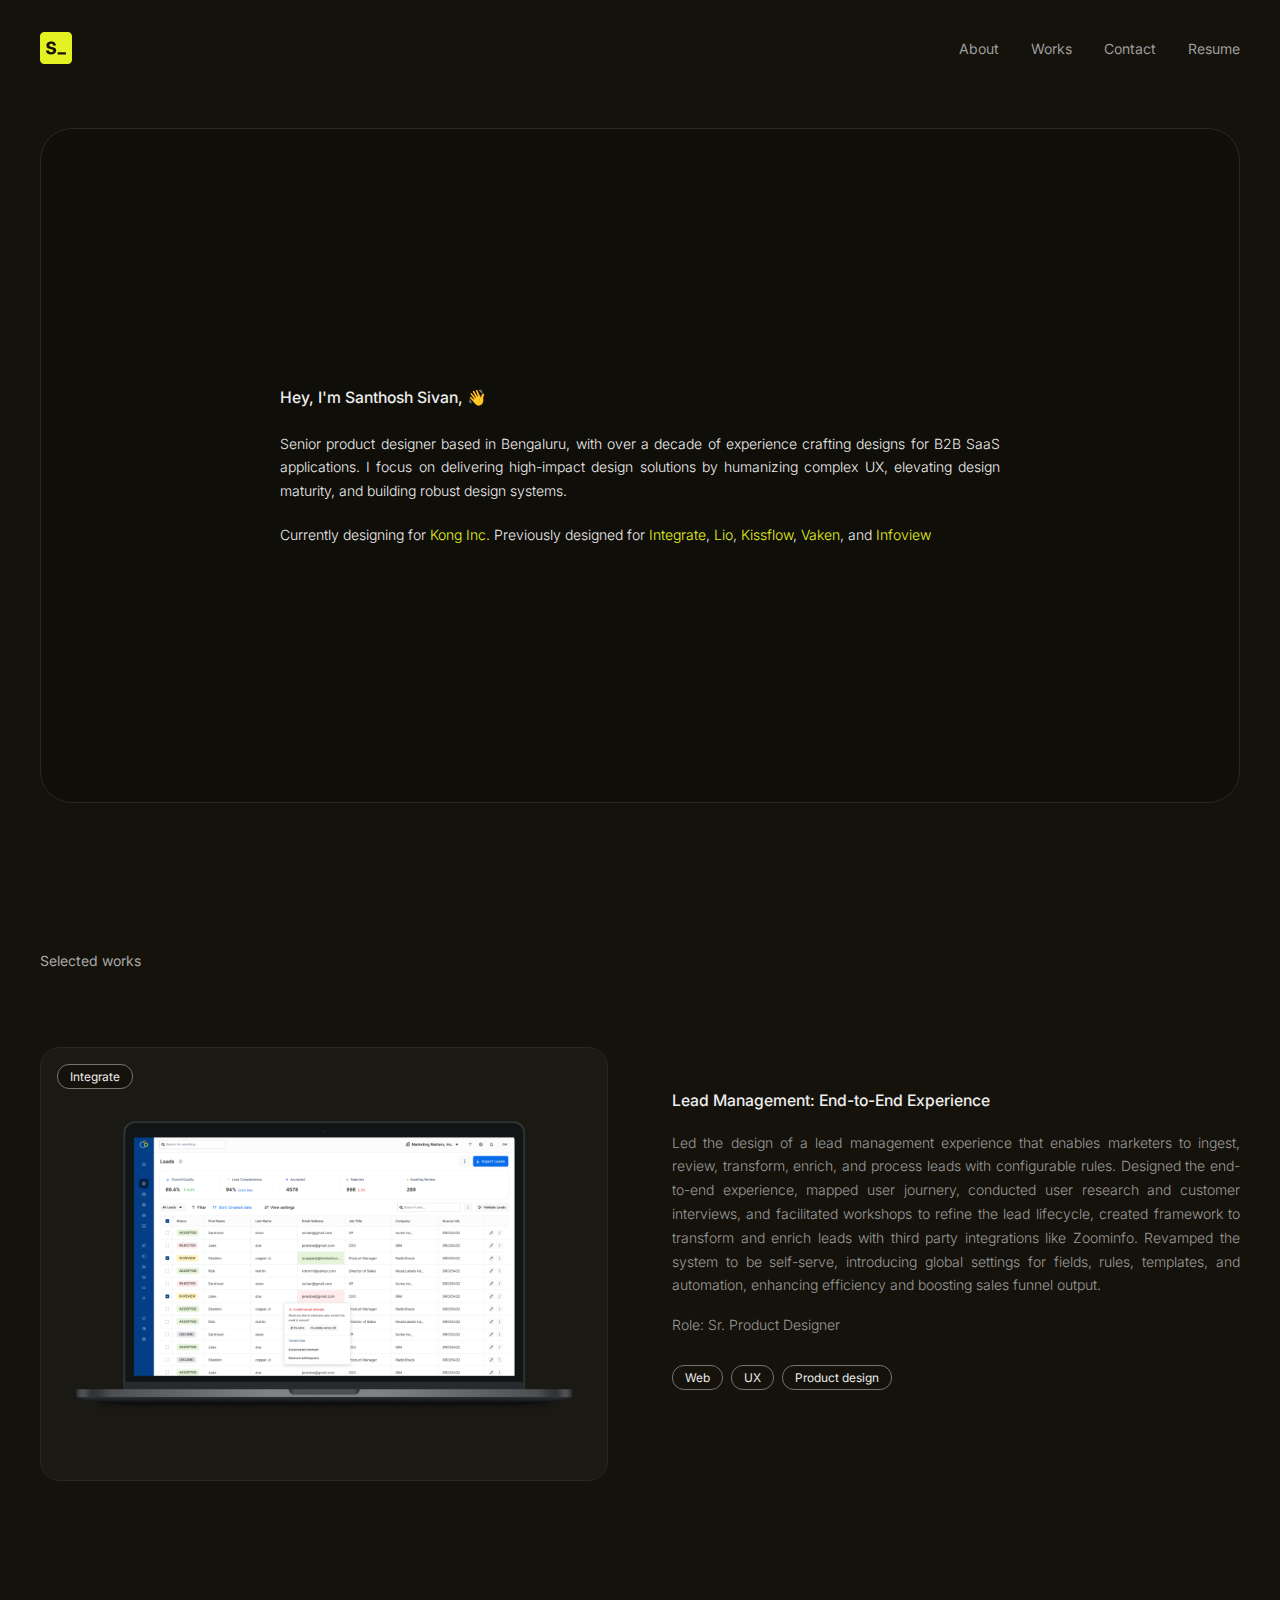
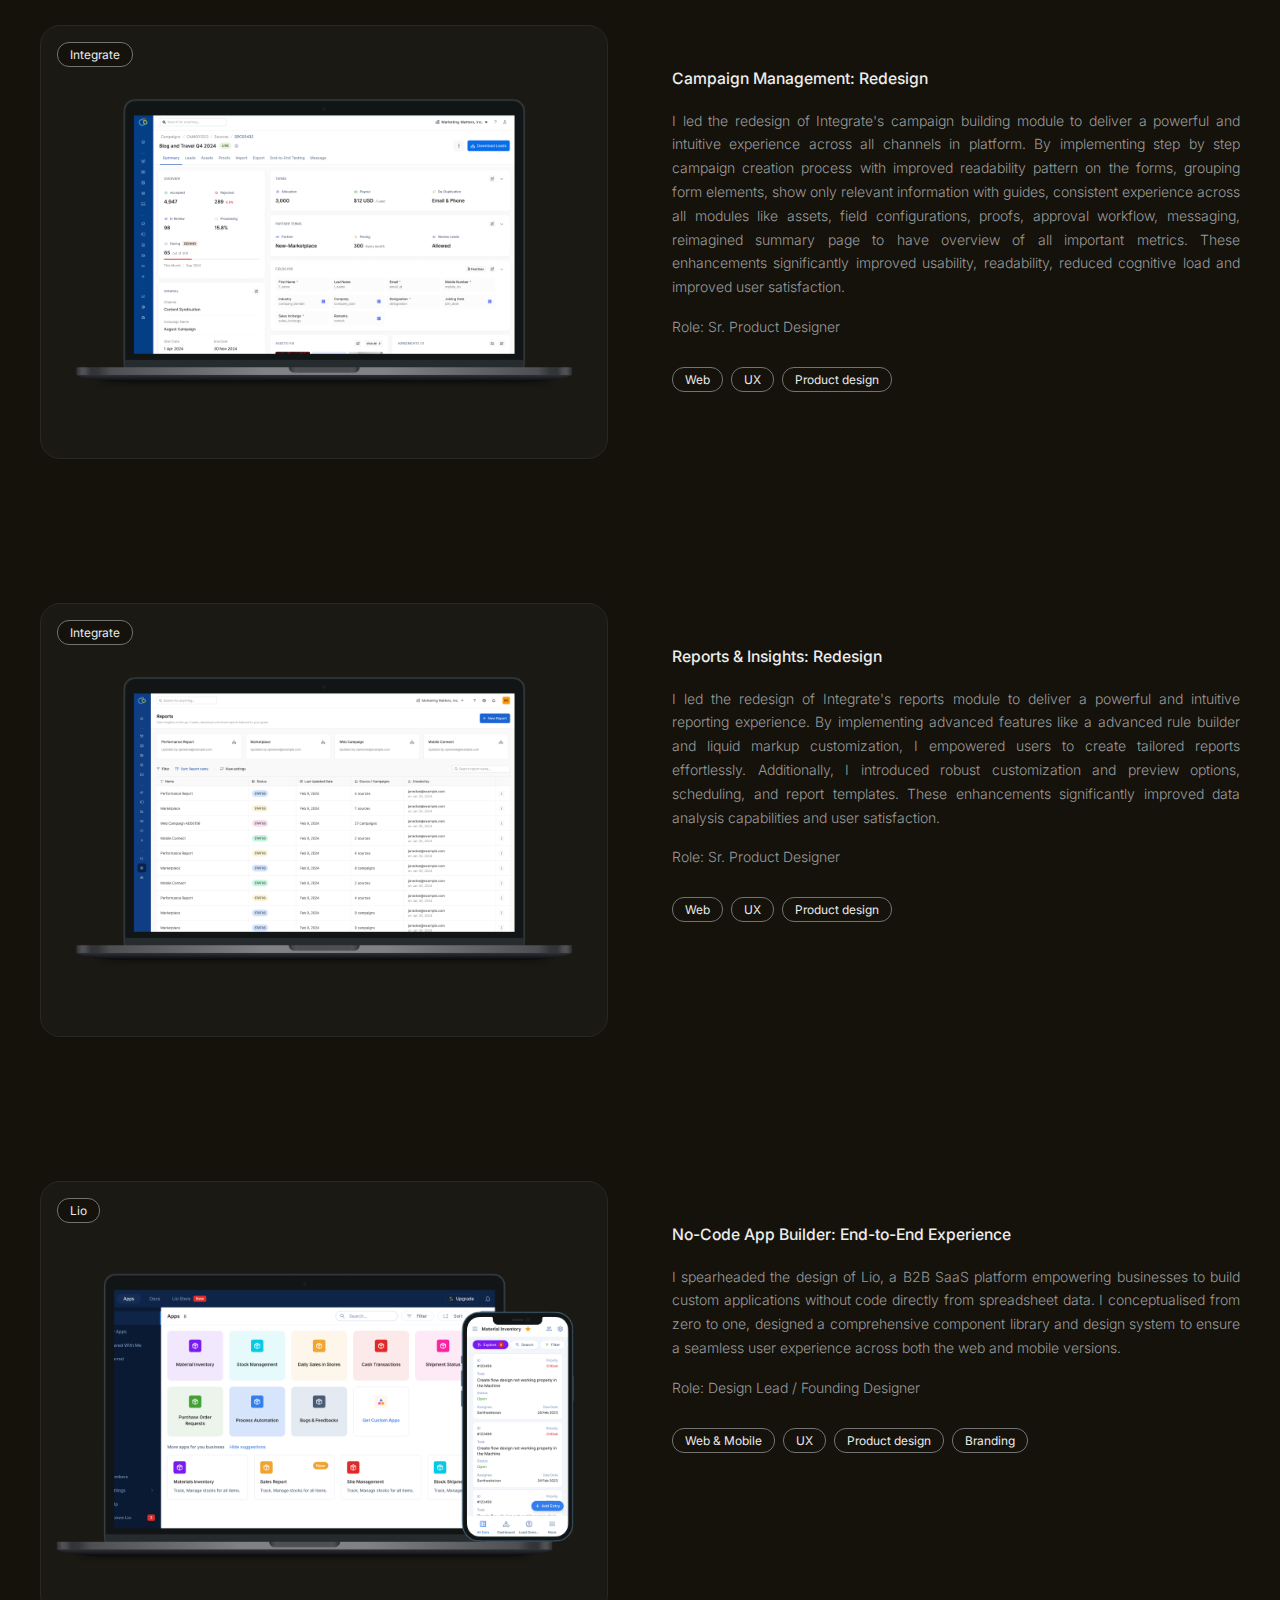
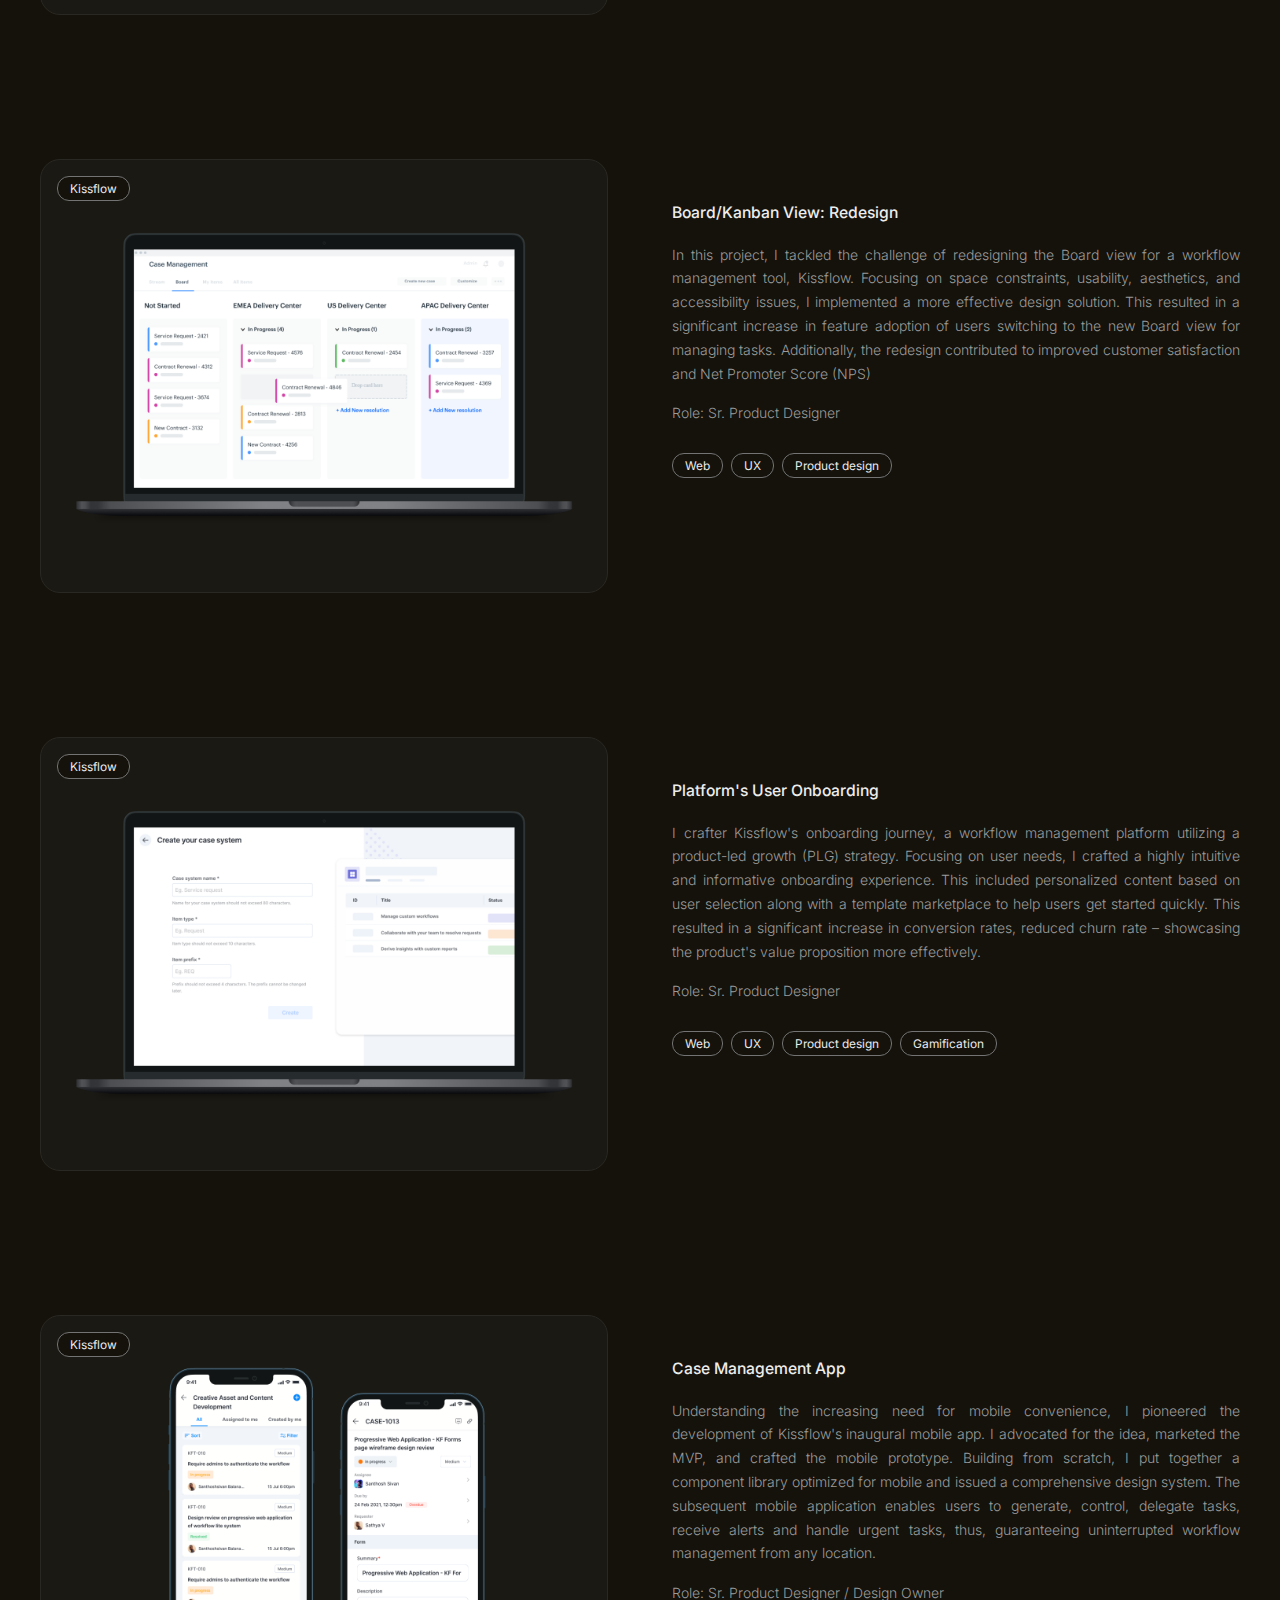
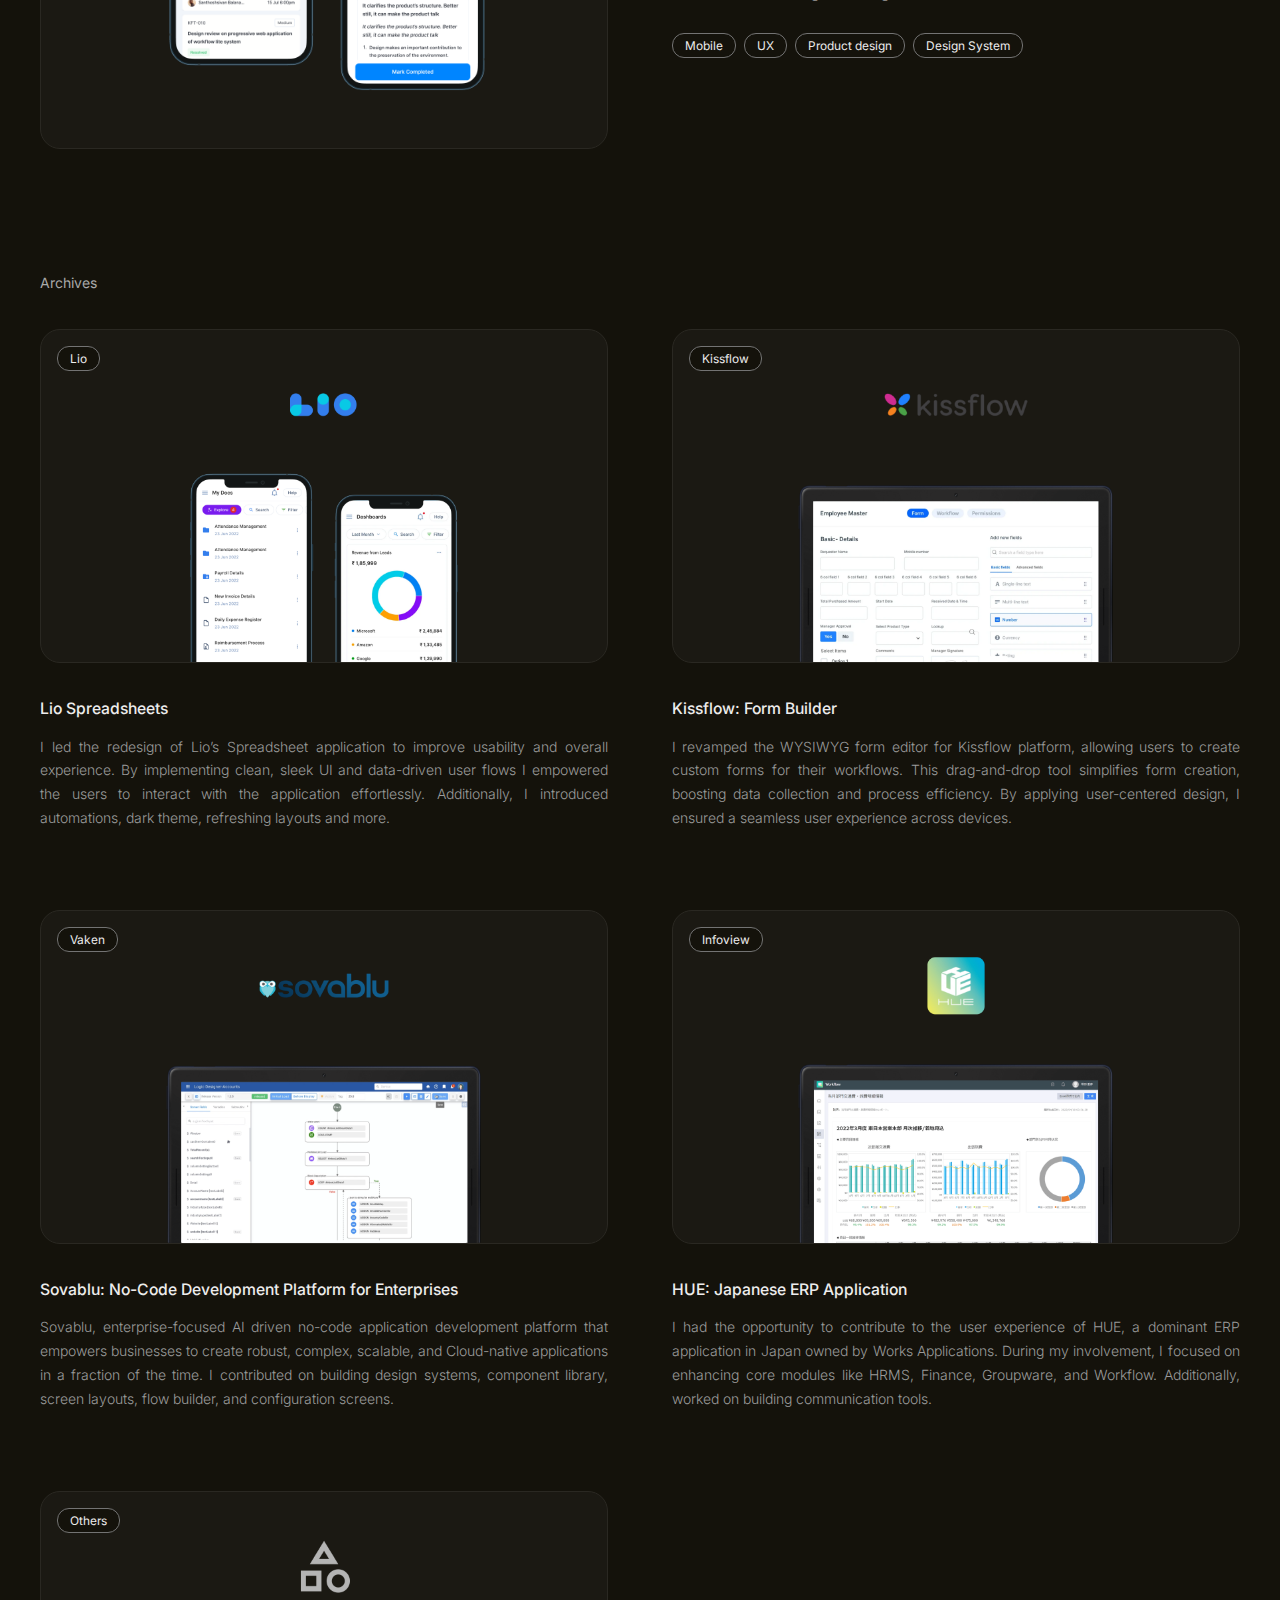
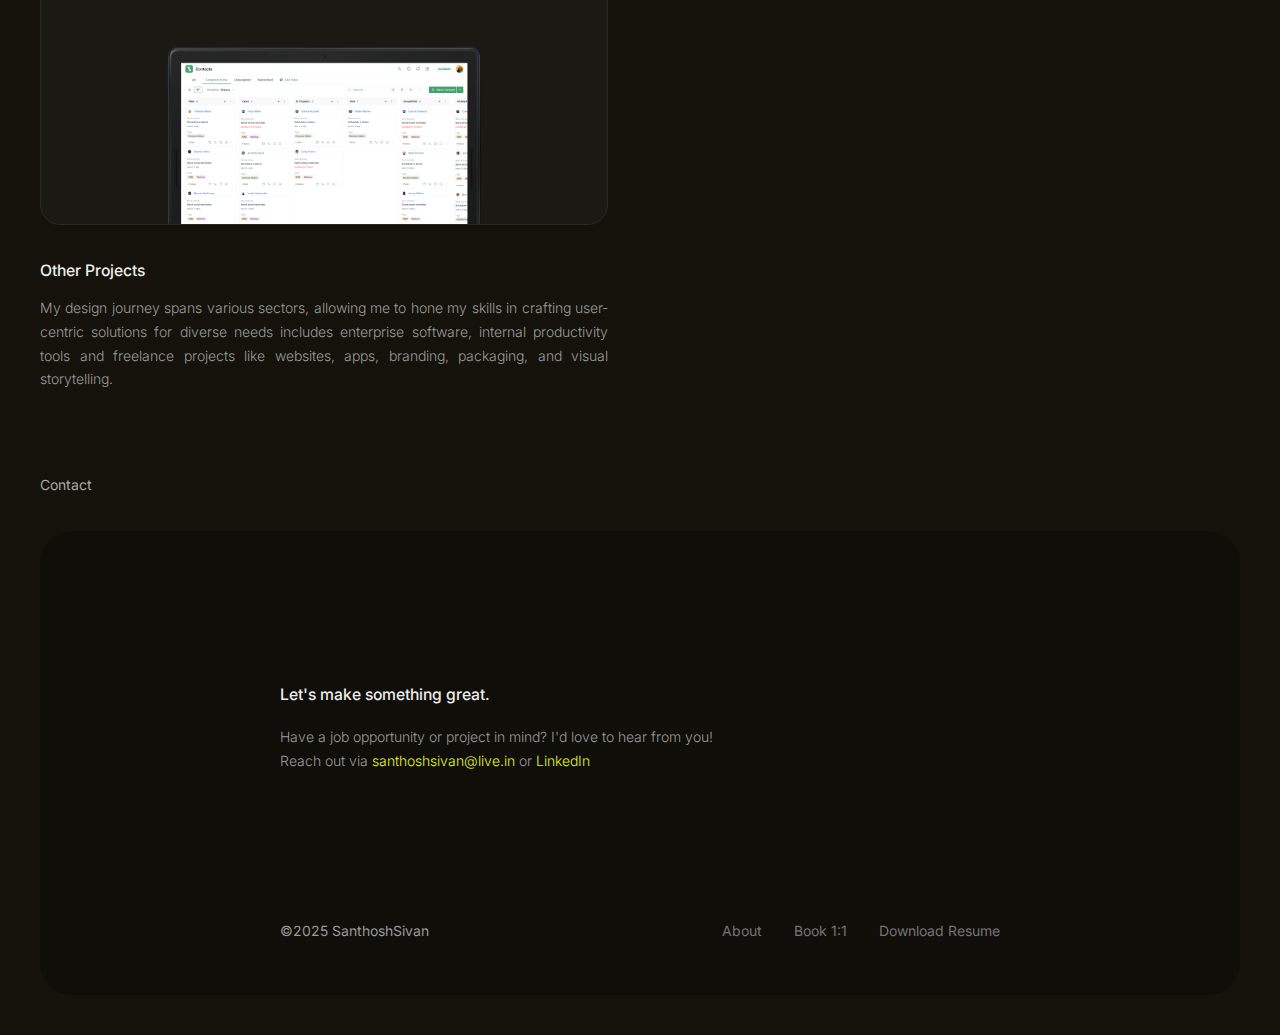
<file: index.html>
<!DOCTYPE html>
<html lang="en">
<head>
    <meta charset="UTF-8">
    <meta name="viewport" content="width=device-width, initial-scale=1.0">
    <title>Santhosh Sivan - Senior Product Designer | Design Lead </title>
    <link rel="preconnect" href="https://fonts.googleapis.com">
<link rel="preconnect" href="https://fonts.gstatic.com" crossorigin>
<link href="https://fonts.googleapis.com/css2?family=Denk+One&family=Inter:wght@100..900&display=swap" rel="stylesheet">
    <link rel="icon" type="image/x-icon" href="./assets/logo_g.svg">
    <link rel="stylesheet" href="index.css">
</head>
<body>

    <div class="section">
    <div class="container">
        <div id="navigation">
            <a class="logo" href="index.html"></a>
            <div class="nav-links">
                <a class="nav-link" href="info.html">About</a>
                <a class="nav-link" href="#project-list">Works</a>
                <a class="nav-link" href="#footer">Contact</a>
                <a class="nav-link" href="./assets/santhoshsivan-resume.pdf">Resume</a>
            </div>
        </div>
    </div>
    </div>

    <!-- Intro -->
    <div class="section" id="hero">
        <div class="container" id="hero-card">
        <div id="intro">
            <span class="display-text"> Hey, I'm Santhosh Sivan, 👋</span>
            <span class="body-text">
                Senior product designer based in Bengaluru, with over a decade of experience crafting designs for B2B SaaS applications. 
                I focus on delivering high-impact design solutions by humanizing complex UX, elevating design maturity, and building robust design systems.
            </span>
            <span class="body-text">
                Currently designing for <a class="link" href="https://konghq.com" target="_blank">Kong Inc.</a> Previously designed for <a class="link" href="https://integrate.com" target="_blank">Integrate</a>, <a class="link" href="https://lio.io" target="_blank">Lio</a>, <a class="link" href="https://kissflow.com" target="_blank">Kissflow</a>, <a class="link" href="https://vaken.io" target="_blank">Vaken</a>, and <a class="link" href="https://ivtlinfoview.com" target="_blank">Infoview</a>
            </span>
        </div>
        </div>
    </div>



    <!-- Project -->
    <div class="section-title">
        Selected works
    </div>

    <!-- Project List-->
     <div class="section">
        <div id="project-list">

            <div class="section">
                <div class="project-card">
                    <div class="project-image" id="lmp-proj">
                        <div class="badge">Integrate</div>
                    </div>
                    <div class="project-info">
                        <span class="display-text">
                            Lead Management: End-to-End Experience
                        </span>
                        <span class="body-text s-text">
                            Led the design of a lead management experience that enables marketers to ingest, review, transform, enrich, and process leads with configurable rules. Designed the end-to-end experience, mapped user journery, conducted user research and customer interviews, and facilitated workshops to refine the lead lifecycle, created framework to transform and enrich leads with third party integrations like Zoominfo. Revamped the system to be self-serve, introducing global settings for fields, rules, templates, and automation, enhancing efficiency and boosting sales funnel output.
                        </span>
                        <span class="body-text t-text">
                            Role: Sr. Product Designer
                        </span>
                        <div class="tags">
                            <div class="badge">Web</div>
                            <div class="badge">UX</div>
                            <div class="badge">Product design</div>
                        </div>                    
                    </div>
                </div>
            </div>


            <div class="section">
                <div class="project-card">
                    <div class="project-image" id="cm-proj">
                        <div class="badge">Integrate</div>
                    </div>
                    <div class="project-info">
                        <span class="display-text">
                            Campaign Management: Redesign
                        </span>
                        <span class="body-text s-text">
                            I led the redesign of Integrate's campaign building module to deliver a powerful and intuitive experience across all channels in platform. By implementing step by step campaign creation process with improved readability pattern on the forms, grouping form elements, show only relevant information with guides, consistent experience across all modules like assets, field configurations, proofs, approval workflow, messaging, reimagined summary page to have overview of all important metrics. These enhancements significantly improved usability, readability, reduced cognitive load and improved user satisfaction.
                        </span>
                        <span class="body-text t-text">
                            Role: Sr. Product Designer
                        </span>
                        <div class="tags">
                            <div class="badge">Web</div>
                            <div class="badge">UX</div>
                            <div class="badge">Product design</div>
                        </div>                    
                    </div>
                </div>
            </div>

<!-- 
            <div class="section">
                <div class="project-card">
                    <div class="project-image" id="gov-proj">
                        <div class="badge">Integrate</div>
                    </div>
                    <div class="project-info">
                        <span class="display-text">
                            Governance Center: Concept & Prototype
                        </span>
                        <span class="body-text s-text">
                            I played a pivotal role in designing the Governance Center, a centralized platform for managing and optimizing marketing data. My focus was on creating a user-centric interface that streamlined access to insights dashboards, rule configuration, data enrichment, and standardization processes. By designing for efficiency and clarity, I empowered marketers to make data-driven decisions with confidence and control organizational settings effectively.
                        </span>
                        <span class="body-text t-text">
                            Role: Sr. Product Designer
                        </span>
                        <div class="tags">
                            <div class="badge">Web</div>
                            <div class="badge">UX</div>
                            <div class="badge">Product design</div>
                        </div>                    
                    </div>
                </div>
            </div> -->

            <div class="section">
                <div class="project-card">
                    <div class="project-image" id="rep-proj">
                        <div class="badge">Integrate</div>
                    </div>
                    <div class="project-info">
                        <span class="display-text">
                            Reports & Insights: Redesign
                        </span>
                        <span class="body-text s-text">
                            I led the redesign of Integrate's reports module to deliver a powerful and intuitive reporting experience. By implementing advanced features like a advanced rule builder and liquid markup customization, I empowered users to create tailored reports effortlessly. Additionally, I introduced robust customization and preview options, scheduling, and report templates. These enhancements significantly improved data analysis capabilities and user satisfaction. 
                        </span>
                        <span class="body-text t-text">
                            Role: Sr. Product Designer
                        </span>
                        <div class="tags">
                            <div class="badge">Web</div>
                            <div class="badge">UX</div>
                            <div class="badge">Product design</div>
                        </div>
                    </div>
                </div>
            </div>

            <div class="section">
                <div class="project-card">
                    <div class="project-image" id="lio-proj">
                        <div class="badge">Lio</div>
                    </div>
                    <div class="project-info">
                        <span class="display-text">
                            No-Code App Builder: End-to-End Experience
                        </span>
                        <span class="body-text s-text">
                            I spearheaded the design of Lio, a B2B SaaS platform empowering businesses to build custom applications without code directly from spreadsheet data. I conceptualised from zero to one, designed a comprehensive component library and design system to ensure a seamless user experience across both the web and mobile versions.
                        </span>
                        <span class="body-text t-text">
                            Role: Design Lead / Founding Designer
                        </span>
                        <div class="tags">
                            <div class="badge">Web & Mobile</div>
                            <div class="badge">UX</div>
                            <div class="badge">Product design</div>
                            <div class="badge">Branding</div>
                        </div>
                    </div>
                </div>
            </div>

            <div class="section" >
                <div class="project-card">
                    <div class="project-image" id="boar-proj">
                        <div class="badge">Kissflow</div>
                    </div>
                    <div class="project-info">
                        <span class="display-text">
                            Board/Kanban View: Redesign
                        </span>
                        <span class="body-text s-text">
                            In this project, I tackled the challenge of redesigning the Board view for a workflow management tool, Kissflow. Focusing on space constraints, usability, aesthetics, and accessibility issues, I implemented a more effective design solution. This resulted in a significant increase in feature adoption of users switching to the new Board view for managing tasks. Additionally, the redesign contributed to improved customer satisfaction and Net Promoter Score (NPS)
                        </span>
                        <span class="body-text t-text">
                            Role: Sr. Product Designer
                        </span>
                        <div class="tags">
                            <div class="badge">Web</div>
                            <div class="badge">UX</div>
                            <div class="badge">Product design</div>
                        </div>
                    </div>
                </div>
            </div>

            <div class="section">
                <div class="project-card">
                    <div class="project-image" id="user-proj">
                        <div class="badge">Kissflow</div>
                    </div>
                    <div class="project-info">
                        <span class="display-text">
                            Platform's User Onboarding
                        </span>
                        <span class="body-text s-text">
                            I crafter Kissflow's onboarding journey, a workflow management platform utilizing a product-led growth (PLG) strategy. Focusing on user needs, I crafted a highly intuitive and informative onboarding experience. This included personalized content based on user selection along with a template marketplace to help users get started quickly. This resulted in a significant increase in conversion rates, reduced churn rate – showcasing the product's value proposition more effectively.
                        </span>
                        <span class="body-text t-text">
                            Role: Sr. Product Designer
                        </span>
                        <div class="tags">
                            <div class="badge">Web</div>
                            <div class="badge">UX</div>
                            <div class="badge">Product design</div>
                            <div class="badge">Gamification</div>
                        </div>
                    </div>
                </div>
            </div>

            <div class="section" >
                <div class="project-card">
                    <div class="project-image" id="case-proj">
                        <div class="badge">Kissflow</div>
                    </div>
                    <div class="project-info">
                        <span class="display-text">
                            Case Management App
                        </span>
                        <span class="body-text s-text">
                            Understanding the increasing need for mobile convenience, I pioneered the development of Kissflow's inaugural mobile app. I advocated for the idea, marketed the MVP, and crafted the mobile prototype. Building from scratch, I put together a component library optimized for mobile and issued a comprehensive design system. The subsequent mobile application enables users to generate, control, delegate tasks, receive alerts and handle urgent tasks, thus, guaranteeing uninterrupted workflow management from any location.
                        </span>
                        <span class="body-text t-text">
                            Role: Sr. Product Designer / Design Owner
                        </span>
                        <div class="tags">
                            <div class="badge">Mobile</div>
                            <div class="badge">UX</div>
                            <div class="badge">Product design</div>
                            <div class="badge">Design System</div>
                        </div>
                    </div>
                </div>
            </div>
        </div>
    </div>

    <!-- Archives -->
    <div class="section-title">
        Archives
    </div>

    <!-- Archives List-->
     <div class="section">
        <div id="archive-list" >

            <div class="archive-card">
                <a href="https://play.google.com/store/apps/details?id=com.swific.registerbook&pcampaignid=web_share" target="_blank" style="text-decoration: none;color:#404040">
                    <div class="archive-image" id="sheet">
                        <div class="badge">Lio</div>
                    </div>
                </a>
                <div class="archive-info">
                    <div class="display-text">
                       Lio Spreadsheets
                    </div>
                    <div class="body-text s-text">
                        I led the redesign of Lio’s Spreadsheet application to improve usability and overall experience. By implementing clean, sleek UI and data-driven user flows I empowered the users to interact with the application effortlessly. Additionally, I introduced automations, dark theme, refreshing layouts and more.
                    </div>
                </div>
            </div>


            <div class="archive-card">
                        <a href="https://kissflow.com/platform/form-builder/" target="_blank" style="text-decoration: none;color:#404040">
                            <div class="archive-image" id="form">
                                <div class="badge">Kissflow</div>
                            </div>
                        </a>
                        <div class="archive-info">
                            <div class="display-text">
                               Kissflow: Form Builder
                            </div>
                            <div class="body-text s-text">
                                I revamped the WYSIWYG form editor for Kissflow platform, allowing users to create custom forms for their workflows. This drag-and-drop tool simplifies form creation, boosting data collection and process efficiency. By applying user-centered design, I ensured a seamless user experience across devices.
                            </div>
                        </div>
            </div>

            <div class="archive-card">
                        <a href="https://www.sovablu.com/sovablu-platform/" target="_blank" style="text-decoration: none;color:#404040">
                        <div class="archive-image" id="sova">
                            <div class="badge">Vaken</div>
                        </div>
                        </a>
                        <div class="archive-info">
                            <div class="display-text">
                                Sovablu: No-Code Development Platform for Enterprises
                            </div>
                            <div class="body-text s-text">
                                Sovablu, enterprise-focused AI driven no-code application development platform that empowers businesses to create robust, complex, scalable, and Cloud-native applications in a fraction of the time. I contributed on building design systems, component library, screen layouts, flow builder, and configuration screens.
                            </div>
                        </div>
            </div>

            <div class="archive-card">
                        <a href="https://www.worksap.co.jp/hues_features/" target="_blank" style="text-decoration: none;color:#404040">
                            <div class="archive-image" id="hue">
                                <div class="badge">Infoview</div>
                            </div>
                        </a>
                        <div class="archive-info">
                            <div class="display-text">
                                HUE: Japanese ERP Application
                            </div>
                            <div class="body-text s-text">
                                I had the opportunity to contribute to the user experience of HUE, a dominant ERP application in Japan owned by Works Applications. During my involvement, I focused on enhancing core modules like HRMS, Finance, Groupware, and Workflow. Additionally, worked on building communication tools.
                            </div>
                        </div>
            </div>

            <div class="archive-card">
                        <div class="archive-image" id="more">
                            <div class="badge">Others</div>
                        </div>
                        <div class="archive-info">
                            <div class="display-text">
                                Other Projects
                            </div>
                            <div class="body-text s-text">
                                My design journey spans various sectors, allowing me to hone my skills in crafting user-centric solutions for diverse needs includes enterprise software, internal productivity tools and freelance projects like websites, apps, branding, packaging, and visual storytelling.
                            </div>
                        </div>
            </div>
        </div>
    </div>

     <!-- Contact -->
     <div class="section-title">
        Contact
    </div>

    <!-- Contact Info-->
     <div class="section" id="footer">
        <div class="container" id="footer-card">
            <div id="contact-info">
                <span class="display-text">
                    Let's make something great.
                </span>
                <span class="body-text t-text">
                    Have a job opportunity or project in mind? I'd love to hear from you! <br id="breaker"> Reach out via <a class="link" href="mailto:santhoshsivan@live.in?subject=Hi, Santhosh">santhoshsivan@live.in</a> or <a class="link" href="https://linkedin.com/in/bsanthoshsivan" target="_blank">LinkedIn</a>
                </span>
            </div>
            <div class="footer-links">
                <span class="s-text t-text">©2025 SanthoshSivan</span>
                <div class="nav-links">
                    <a class="footer-link" href="info.html">About</a>
                    <!-- <a class="footer-link" href="#">Resource</a> -->
                    <a class="footer-link" href="https://adplist.org/mentors/santhoshsivan-balanagarajan" target="_blank">Book 1:1</a>
                    <a class="footer-link" href="./assets/santhoshsivan-resume.pdf">Download Resume</a>
                </div>
            </div>

        </div>
    </div>

</body>
</html>
</file>
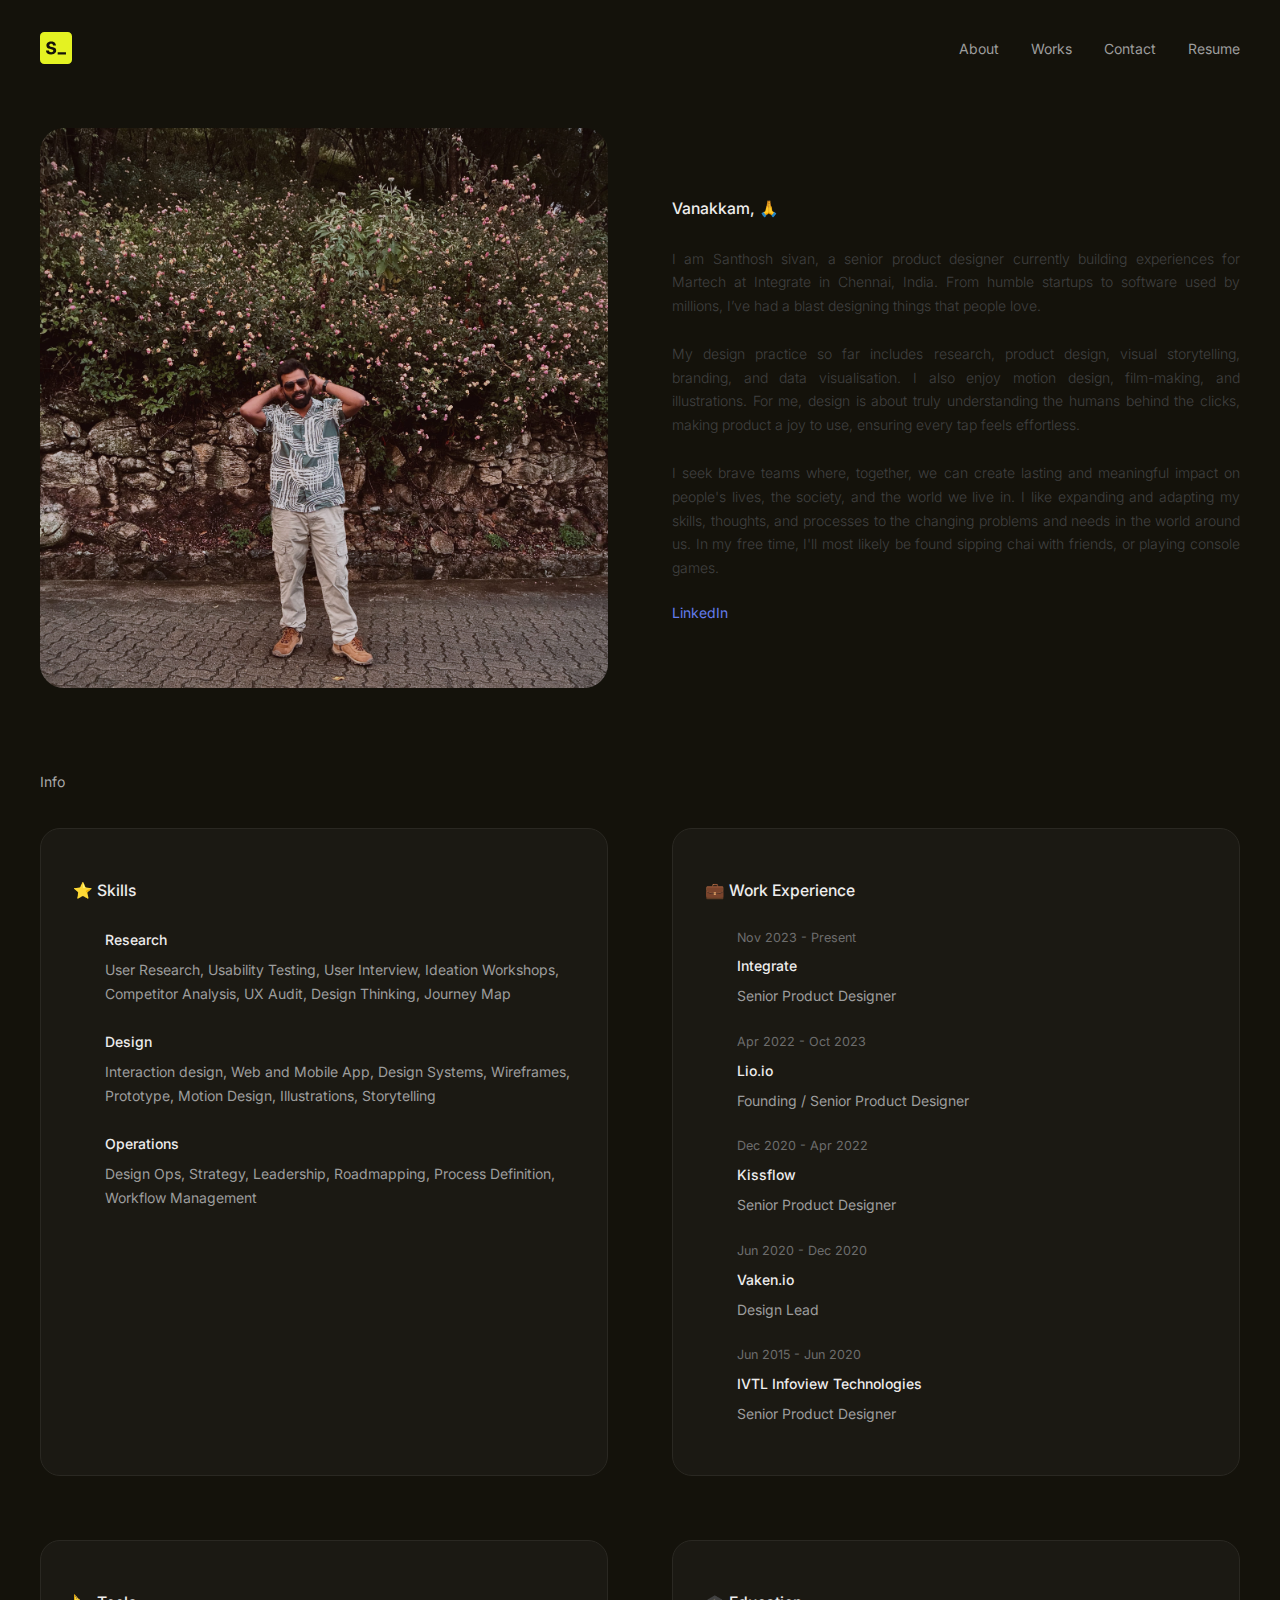
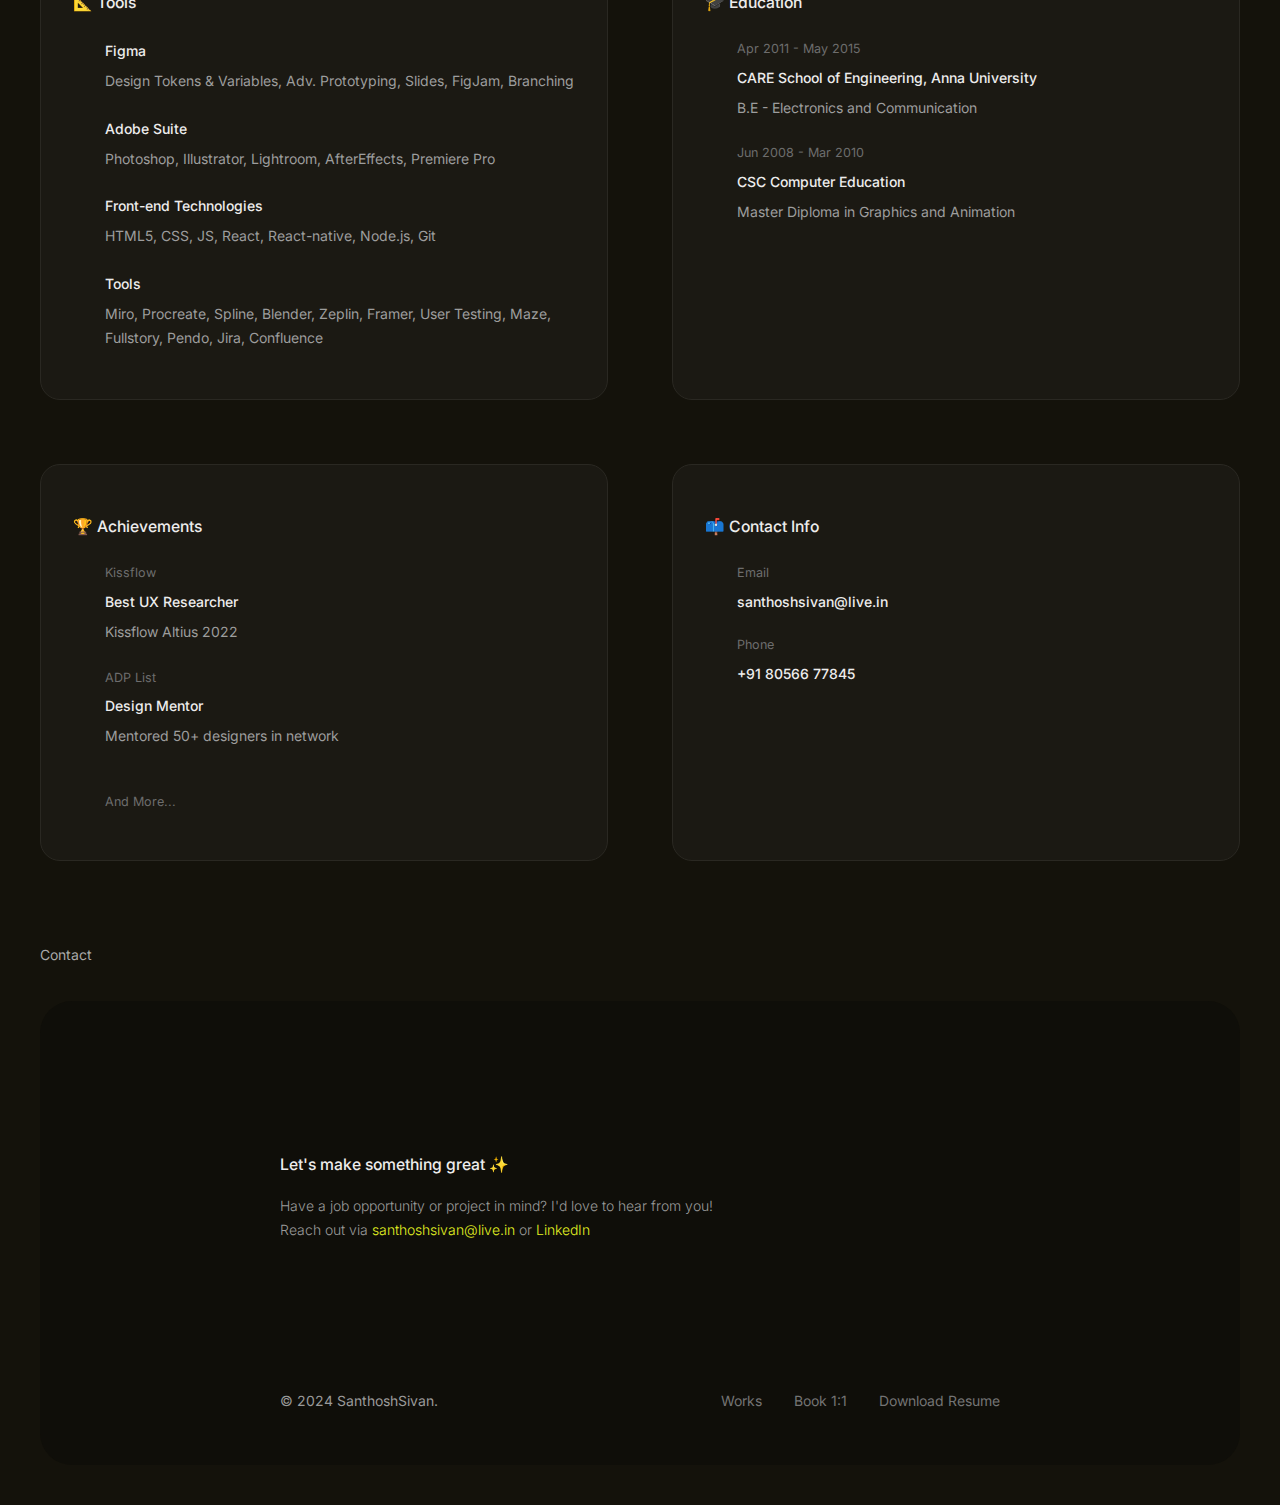
<file: about.html>
<!DOCTYPE html>
<html lang="en">
<head>
    <meta charset="UTF-8">
    <meta name="viewport" content="width=device-width, initial-scale=1.0">
    <title>About Santhosh Sivan - Product Designer | Design Lead | Mentor</title>

    <link rel="preconnect" href="https://fonts.googleapis.com">
    <link rel="preconnect" href="https://fonts.gstatic.com" crossorigin>
    <link href="https://fonts.googleapis.com/css2?family=Denk+One&family=Inter:wght@100..900&display=swap" rel="stylesheet">

    <link rel="icon" type="image/x-icon" href="./assets/favicon.svg">
    <link rel="stylesheet" href="index.css">
    <link rel="stylesheet" href="about.css">

</head>
<body>
        <!-- Nav -->
        <div class="section">
            <div class="container">
                <div id="navigation">
                    <a class="logo" href="index.html"></a>
                    <div class="nav-links">
                        <a class="nav-link" href="about.html">About</a>
                        <a class="nav-link" href="index.html#project-list">Works</a>
                        <a class="nav-link" href="#footer">Contact</a>
                        <a class="nav-link" href="./assets/santhoshsivan-resume.pdf">Resume</a>
                    </div>
                </div>
            </div>
        </div>

        <!-- Bio -->
        <div class="section">
            <div class="container" id="my-bio">
                <div id="bio-image">
                </div>

                <div id="bio-intro">
                    <span class="display-text" >
                       Vanakkam, 🙏
                    </span>

                    <span class="body-text" style="color:#404040">
                        I am Santhosh sivan, a senior product designer currently building experiences for Martech at Integrate in Chennai, India. From humble startups to software used by millions, I’ve had a blast designing things that people love.
                    </span>

                    <span class="body-text" style="color:#404040">
                        My design practice so far includes research, product design, visual storytelling, branding, and data visualisation. I also enjoy motion design, film-making, and illustrations.
                        For me, design is about truly understanding the humans behind the clicks, making product a joy to use, ensuring every tap feels effortless.
                    </span>

                    <span class="body-text" style="color:#404040">
                        I seek brave teams where, together, we can create lasting and meaningful impact on people's lives, the society, and the world we live in. I like expanding and adapting my skills, thoughts, and processes to the changing problems and needs in the world around us. In my free time, I'll most likely be found sipping chai with friends, or playing console games.
                    </span>
                    <span> <a class="nav-link" href="https://linkedin.com/in/bsanthoshsivan" target="_blank" style="color:var(--link)">LinkedIn</a></span>
                </div>
            </div>
        </div>

        <!-- Details -->
        <div class="section-title">
            Info
        </div>

        <div class="section">
            <div id="details-list">

                <div class="information" id="skills" >
                    <span class="display-text">⭐ Skills </span>
                    <div class="entry">
                        <span class="title">Research</span>
                        <span class="sub-text">User Research, Usability Testing, User Interview, Ideation Workshops, Competitor Analysis, UX Audit, Design Thinking, Journey Map</span>
                    </div>                
                    <div class="entry">
                        <span class="title">Design</span>
                        <span class="sub-text">Interaction design, Web and Mobile App, Design Systems, Wireframes, Prototype, Motion Design, Illustrations, Storytelling</span>
                    </div>
                    <div class="entry">
                        <span class="title">Operations</span>
                        <span class="sub-text">Design Ops, Strategy, Leadership, Roadmapping, Process Definition, Workflow Management</span>
                    </div>
                </div>

                <div class="information" id="experiences">
                    <span class="display-text">💼 Work Experience</span>
                    <div class="entry">
                        <span class="caption">Nov 2023 - Present</span>
                        <span class="title">Integrate</span>
                        <span class="sub-text">Senior Product Designer</span>
                    </div>                
                    <div class="entry">
                        <span class="caption">Apr 2022 - Oct 2023</span>
                        <span class="title">Lio.io</span>
                        <span class="sub-text">Founding / Senior Product Designer</span>
                    </div>
                    <div class="entry">
                        <span class="caption">Dec 2020 - Apr 2022</span>
                        <span class="title">Kissflow</span>
                        <span class="sub-text">Senior Product Designer</span>
                    </div>
                    <div class="entry">
                        <span class="caption">Jun 2020 - Dec 2020</span>
                        <span class="title">Vaken.io</span>
                        <span class="sub-text">Design Lead</span>
                    </div>
                    <div class="entry">
                        <span class="caption">Jun 2015 - Jun 2020</span>
                        <span class="title">IVTL Infoview Technologies</span>
                        <span class="sub-text">Senior Product Designer</span>
                    </div>
                </div>

                <div class="information" id="tools">
                    <span class="display-text">📐 Tools</span>
                    <div class="entry">
                        <span class="title">Figma</span>
                        <span class="sub-text">Design Tokens & Variables, Adv. Prototyping, Slides, FigJam, Branching</span>
                    </div>
                    <div class="entry">
                        <span class="title">Adobe Suite</span>
                        <span class="sub-text">Photoshop, Illustrator, Lightroom, AfterEffects, Premiere Pro</span>
                    </div>
                    <div class="entry">
                        <span class="title">Front-end Technologies</span>
                        <span class="sub-text">HTML5, CSS, JS, React, React-native, Node.js, Git</span>
                    </div>
                    <div class="entry">
                        <span class="title">Tools</span>
                        <span class="sub-text">Miro, Procreate, Spline, Blender, Zeplin, Framer, User Testing, Maze, Fullstory, Pendo, Jira, Confluence
                        </span>
                    </div>
                </div>

                <div class="information" id="educations">
                    <span class="display-text">🎓 Education</span>
                    <div class="entry">
                        <span class="caption">Apr 2011 - May 2015</span>
                        <span class="title">CARE School of Engineering, Anna University</span>
                        <span class="sub-text">B.E - Electronics and Communication</span>
                        <!-- <span class="caption">CGPA 7.2 out of 10</span> -->
                    </div>
                    <div class="entry">
                        <span class="caption">Jun 2008 - Mar 2010</span>
                        <span class="title">CSC Computer Education</span>
                        <span class="sub-text">Master Diploma in Graphics and Animation</span>
                        <!-- <span class="caption">Grade A+</span> -->
                    </div>
                </div>

                <div class="information" id="awards">
                        <span class="display-text">🏆 Achievements</span>
                        <div class="entry">
                            <span class="caption">Kissflow</span>
                            <span class="title">Best UX Researcher</span>
                            <span class="sub-text">Kissflow Altius 2022</span>
                        </div>
                        <div class="entry">
                            <span class="caption">ADP List</span>
                            <span class="title">Design Mentor</span>
                            <span class="sub-text">Mentored 50+ designers in network</span>
                        </div>

                        <div class="entry" style="padding-top:20px">
                            <span class="caption">And More...</span>
                        </div>
                </div>

                <div class="information" id="contacts">
                        <span class="display-text">📫 Contact Info</span>
                        <div class="entry">
                            <span class="caption">Email</span>
                            <span class="title">santhoshsivan@live.in</span>
                            <!-- <span class="sub-text">B.E - Electronics and Communication Engineering</span> -->
                        </div>
                        <div class="entry">
                            <span class="caption">Phone</span>
                            <span class="title">+91 80566 77845</span>
                            <!-- <span class="sub-text">Master Diploma in Graphics and Animation</span> -->
                        </div>
                </div>

            </div>
        </div>

         <!-- Contact -->
        <div class="section-title">
            Contact
        </div>
        <!-- Contact Info-->
        <div class="section" id="footer">
            <div class="container" id="footer-card">
                <div id="contact-info">
                    <span class="display-text">
                        Let's make something great ✨
                    </span>
                    <span class="body-text t-text">
                        Have a job opportunity or project in mind? I'd love to hear from you! <br id="breaker"> Reach out via <a class="link" href="mailto:santhoshsivan@live.in?subject=Hi, Santhosh">santhoshsivan@live.in</a> or <a class="link" href="https://linkedin.com/in/bsanthoshsivan" target="_blank">LinkedIn</a>
                    </span>
                </div>
                <div class="footer-links">
                    <span class="s-text">© 2024 SanthoshSivan.</span>
                    <div class="nav-links">
                        <a class="footer-link" href="index.html#project-list">Works</a>
                        <!-- <a class="footer-link" href="#">Resource</a> -->
                        <a class="footer-link" href="https://adplist.org/mentors/santhoshsivan-balanagarajan" target="_blank">Book 1:1</a>
                        <a class="footer-link" href="./assets/santhoshsivan-resume.pdf">Download Resume</a>
                    </div>
                </div>

            </div>
        </div>
    
</body>
</html>
</file>
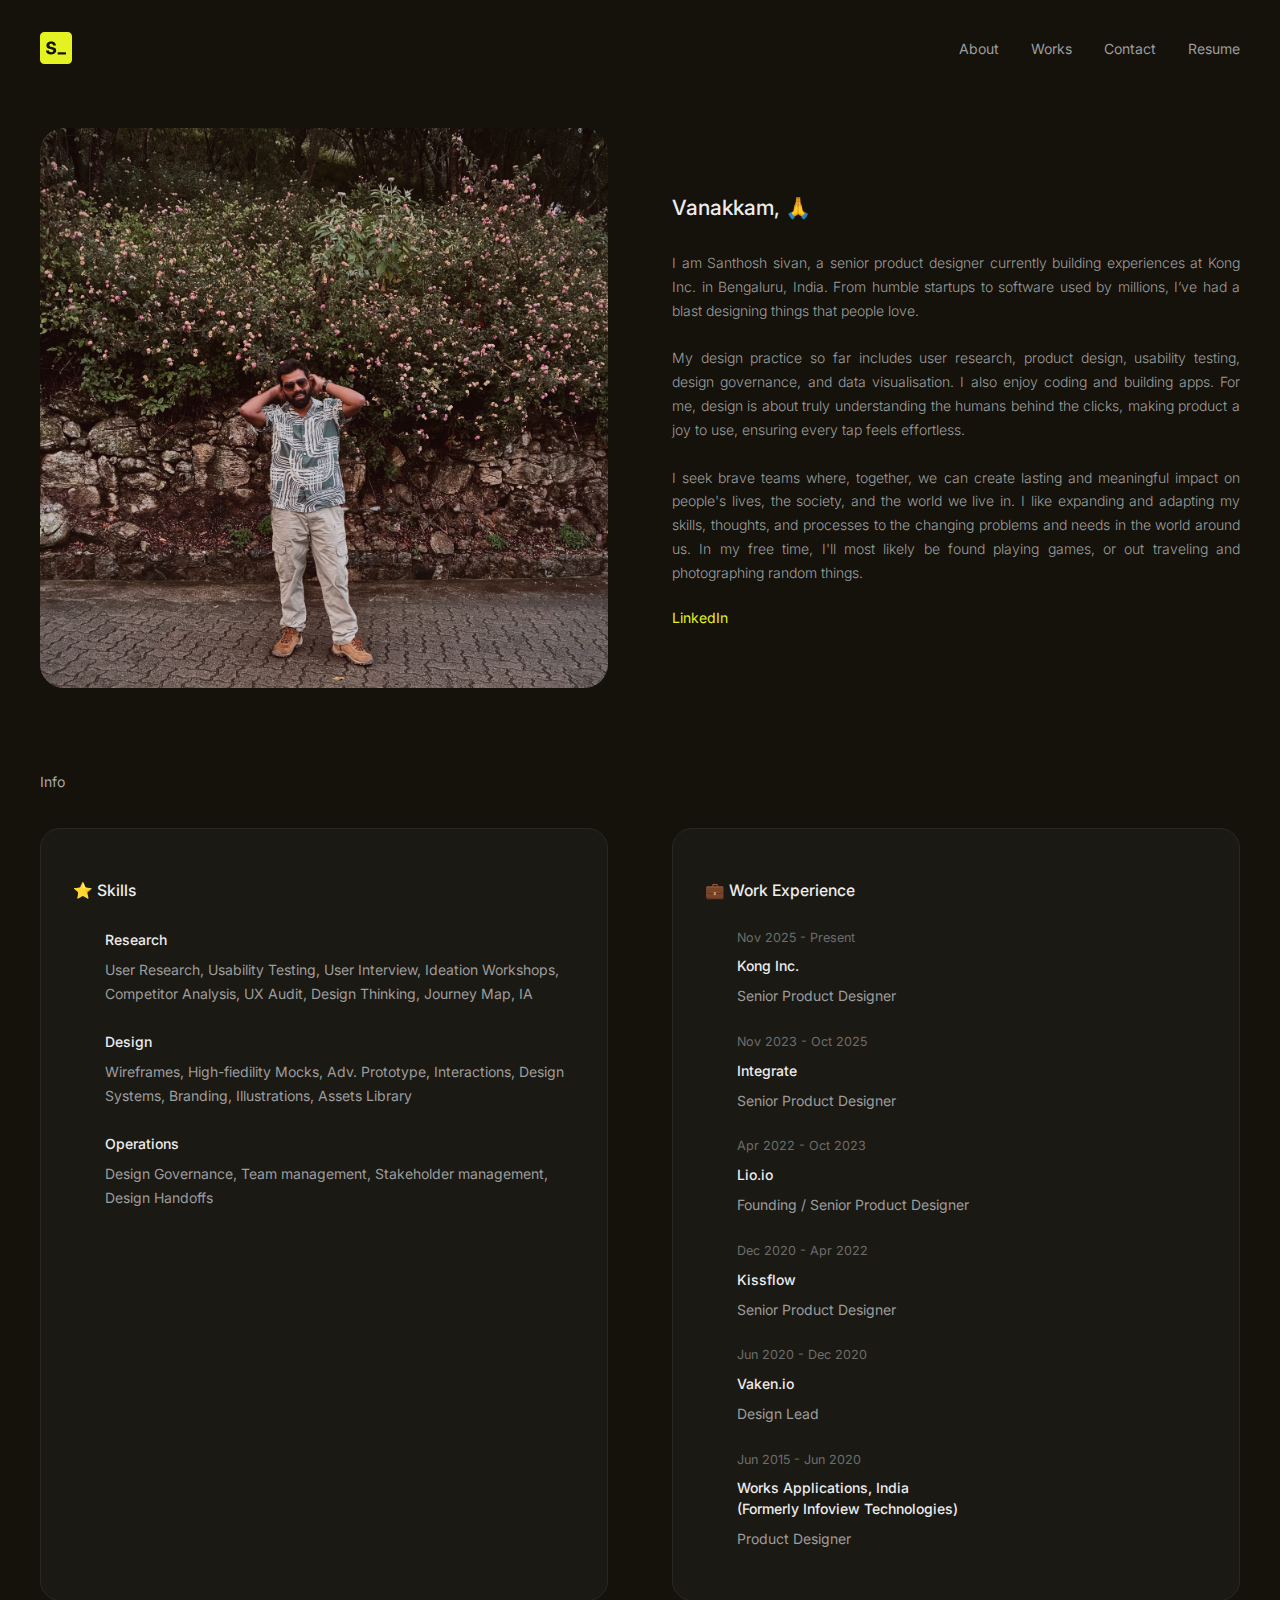
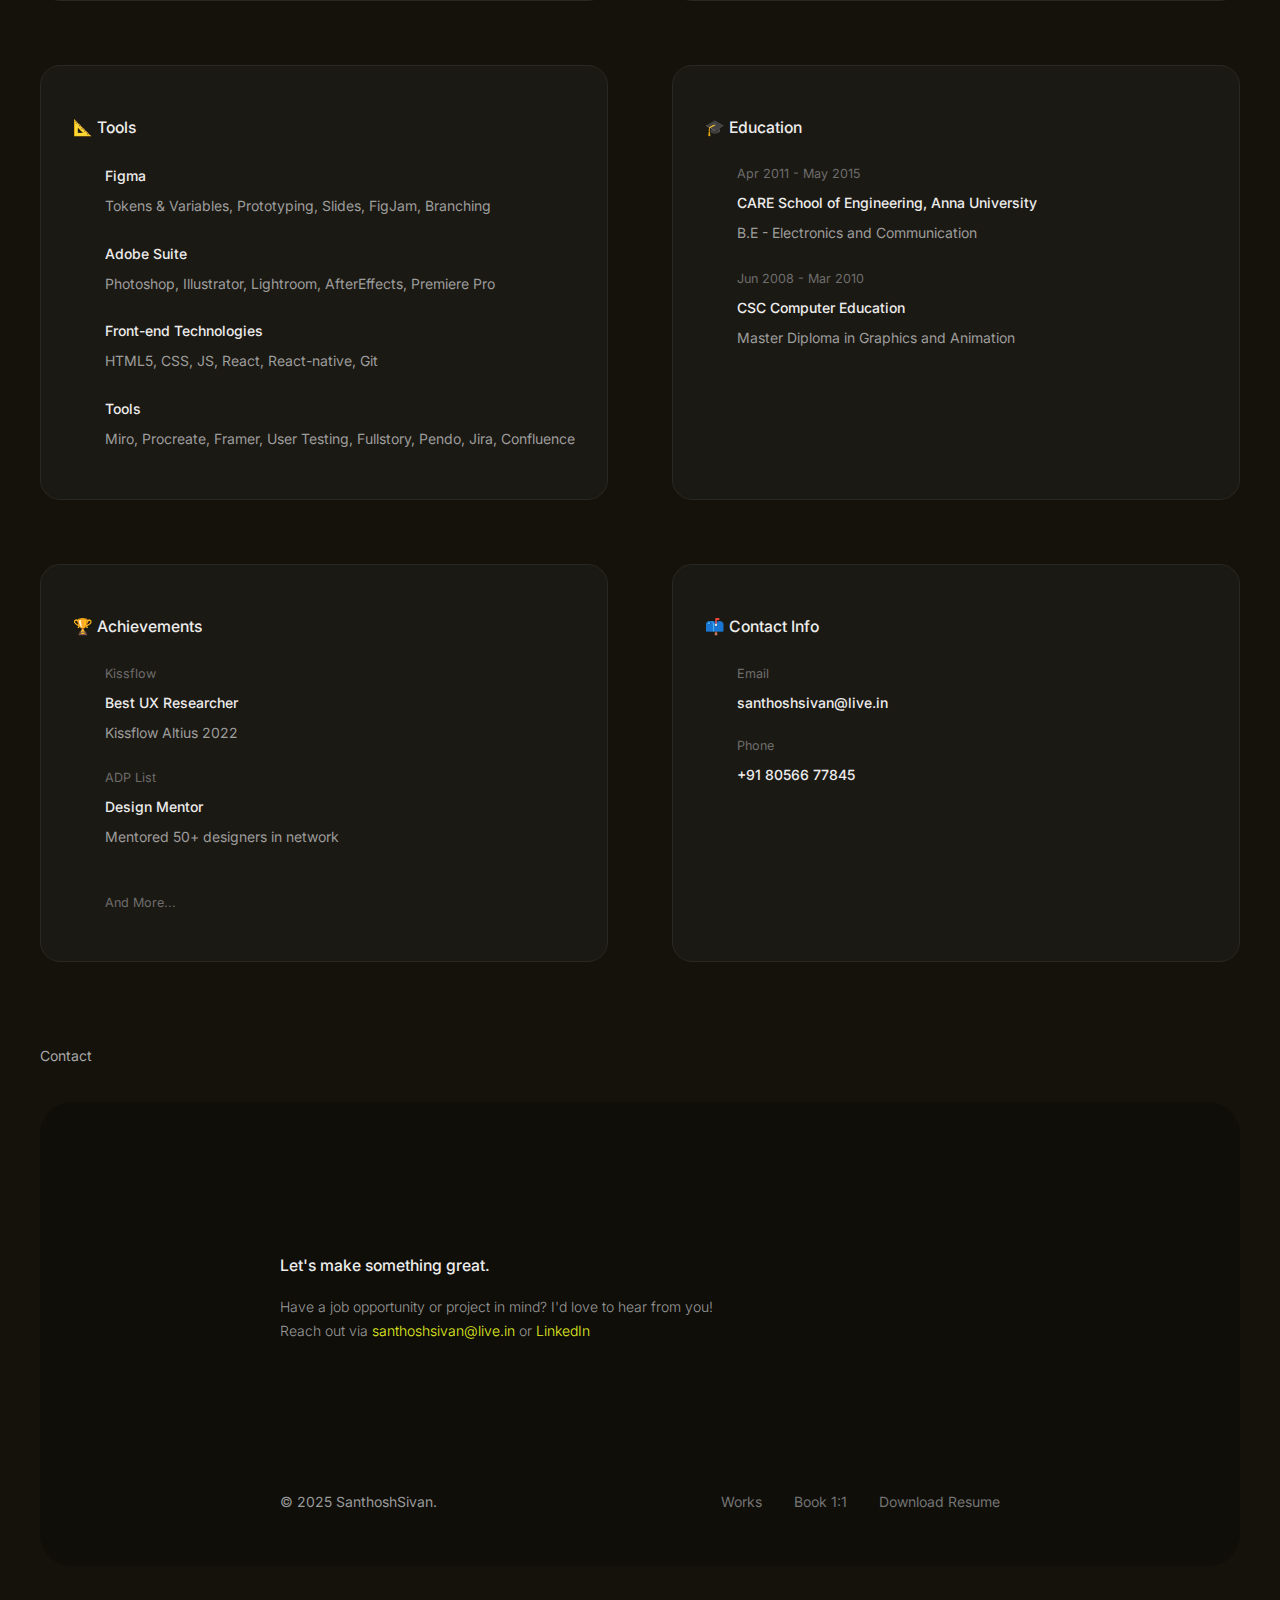
<file: info.html>
<!DOCTYPE html>
<html lang="en">
<head>
    <meta charset="UTF-8">
    <meta name="viewport" content="width=device-width, initial-scale=1.0">
    <title>About Santhosh Sivan - Product Designer | Design Lead | Mentor</title>

    <link rel="preconnect" href="https://fonts.googleapis.com">
    <link rel="preconnect" href="https://fonts.gstatic.com" crossorigin>
    <link href="https://fonts.googleapis.com/css2?family=Denk+One&family=Inter:wght@100..900&display=swap" rel="stylesheet">

    <link rel="icon" type="image/x-icon" href="./assets/favicon.svg">
    <link rel="stylesheet" href="index.css">
    <link rel="stylesheet" href="about.css">

</head>
<body>
        <!-- Nav -->
        <div class="section">
            <div class="container">
                <div id="navigation">
                    <a class="logo" href="index.html"></a>
                    <div class="nav-links">
                        <a class="nav-link" href="info.html">About</a>
                        <a class="nav-link" href="index.html#project-list">Works</a>
                        <a class="nav-link" href="#footer">Contact</a>
                        <a class="nav-link" href="./assets/santhoshsivan-resume.pdf">Resume</a>
                    </div>
                </div>
            </div>
        </div>

        <!-- Bio -->
        <div class="section">
            <div class="container" id="my-bio">
                <div id="bio-image">
                </div>

                <div id="bio-intro">
                    <span class="display-text" style="font-size:1.5rem;">
                       Vanakkam, 🙏
                    </span>

                    <span class="body-text" style="color:#9d9d9d">
                        I am Santhosh sivan, a senior product designer currently building experiences at Kong Inc. in Bengaluru, India. From humble startups to software used by millions, I’ve had a blast designing things that people love.
                    </span>

                    <span class="body-text" style="color:#9d9d9d">
                        My design practice so far includes user research, product design, usability testing, design governance, and data visualisation. I also enjoy coding and building apps.
                        For me, design is about truly understanding the humans behind the clicks, making product a joy to use, ensuring every tap feels effortless.
                    </span>

                    <span class="body-text" style="color:#9d9d9d">
                        I seek brave teams where, together, we can create lasting and meaningful impact on people's lives, the society, and the world we live in. I like expanding and adapting my skills, thoughts, and processes to the changing problems and needs in the world around us. In my free time, I'll most likely be found playing games, or out traveling and photographing random things.
                    </span>
                    <span> <a class="nav-link" href="https://linkedin.com/in/bsanthoshsivan" target="_blank" style="color:var(--pop-color)">LinkedIn</a></span>
                </div>
            </div>
        </div>

        <!-- Details -->
        <div class="section-title">
            Info
        </div>

        <div class="section">
            <div id="details-list">

                <div class="information" id="skills" >
                    <span class="display-text">⭐ Skills </span>
                    <div class="entry">
                        <span class="title">Research</span>
                        <span class="sub-text">User Research, Usability Testing, User Interview, Ideation Workshops, Competitor Analysis, UX Audit, Design Thinking, Journey Map, IA</span>
                    </div>                
                    <div class="entry">
                        <span class="title">Design</span>
                        <span class="sub-text">Wireframes, High-fiedility Mocks, Adv. Prototype, Interactions, Design Systems, Branding, Illustrations, Assets Library</span>
                    </div>
                    <div class="entry">
                        <span class="title">Operations</span>
                        <span class="sub-text">Design Governance, Team management, Stakeholder management, Design Handoffs </span>
                    </div>
                </div>

                <div class="information" id="experiences">
                    <span class="display-text">💼 Work Experience</span>
                    <div class="entry">
                        <span class="caption">Nov 2025 - Present</span>
                        <span class="title">Kong Inc.</span>
                        <span class="sub-text">Senior Product Designer</span>
                    </div>    
                    <div class="entry">
                        <span class="caption">Nov 2023 - Oct 2025</span>
                        <span class="title">Integrate</span>
                        <span class="sub-text">Senior Product Designer</span>
                    </div>                
                    <div class="entry">
                        <span class="caption">Apr 2022 - Oct 2023</span>
                        <span class="title">Lio.io</span>
                        <span class="sub-text">Founding / Senior Product Designer</span>
                    </div>
                    <div class="entry">
                        <span class="caption">Dec 2020 - Apr 2022</span>
                        <span class="title">Kissflow</span>
                        <span class="sub-text">Senior Product Designer</span>
                    </div>
                    <div class="entry">
                        <span class="caption">Jun 2020 - Dec 2020</span>
                        <span class="title">Vaken.io</span>
                        <span class="sub-text">Design Lead</span>
                    </div>
                    <div class="entry">
                        <span class="caption">Jun 2015 - Jun 2020</span>
                        <span class="title">Works Applications, India<br/>(Formerly Infoview Technologies)</span>
                        <span class="sub-text">Product Designer</span>
                    </div>
                </div>

                <div class="information" id="tools">
                    <span class="display-text">📐 Tools</span>
                    <div class="entry">
                        <span class="title">Figma</span>
                        <span class="sub-text">Tokens & Variables, Prototyping, Slides, FigJam, Branching</span>
                    </div>
                    <div class="entry">
                        <span class="title">Adobe Suite</span>
                        <span class="sub-text">Photoshop, Illustrator, Lightroom, AfterEffects, Premiere Pro</span>
                    </div>
                    <div class="entry">
                        <span class="title">Front-end Technologies</span>
                        <span class="sub-text">HTML5, CSS, JS, React, React-native, Git</span>
                    </div>
                    <div class="entry">
                        <span class="title">Tools</span>
                        <span class="sub-text">Miro, Procreate, Framer, User Testing, Fullstory, Pendo, Jira, Confluence
                        </span>
                    </div>
                </div>

                <div class="information" id="educations">
                    <span class="display-text">🎓 Education</span>
                    <div class="entry">
                        <span class="caption">Apr 2011 - May 2015</span>
                        <span class="title">CARE School of Engineering, Anna University</span>
                        <span class="sub-text">B.E - Electronics and Communication</span>
                        <!-- <span class="caption">CGPA 7.2 out of 10</span> -->
                    </div>
                    <div class="entry">
                        <span class="caption">Jun 2008 - Mar 2010</span>
                        <span class="title">CSC Computer Education</span>
                        <span class="sub-text">Master Diploma in Graphics and Animation</span>
                        <!-- <span class="caption">Grade A+</span> -->
                    </div>
                </div>

                <div class="information" id="awards">
                        <span class="display-text">🏆 Achievements</span>
                        <div class="entry">
                            <span class="caption">Kissflow</span>
                            <span class="title">Best UX Researcher</span>
                            <span class="sub-text">Kissflow Altius 2022</span>
                        </div>
                        <div class="entry">
                            <span class="caption">ADP List</span>
                            <span class="title">Design Mentor</span>
                            <span class="sub-text">Mentored 50+ designers in network</span>
                        </div>

                        <div class="entry" style="padding-top:20px">
                            <span class="caption">And More...</span>
                        </div>
                </div>

                <div class="information" id="contacts">
                        <span class="display-text">📫 Contact Info</span>
                        <div class="entry">
                            <span class="caption">Email</span>
                            <span class="title">santhoshsivan@live.in</span>
                            <!-- <span class="sub-text">B.E - Electronics and Communication Engineering</span> -->
                        </div>
                        <div class="entry">
                            <span class="caption">Phone</span>
                            <span class="title">+91 80566 77845</span>
                            <!-- <span class="sub-text">Master Diploma in Graphics and Animation</span> -->
                        </div>
                </div>

            </div>
        </div>

         <!-- Contact -->
        <div class="section-title">
            Contact
        </div>
        <!-- Contact Info-->
        <div class="section" id="footer">
            <div class="container" id="footer-card">
                <div id="contact-info">
                    <span class="display-text">
                        Let's make something great.
                    </span>
                    <span class="body-text t-text">
                        Have a job opportunity or project in mind? I'd love to hear from you! <br id="breaker"> Reach out via <a class="link" href="mailto:santhoshsivan@live.in?subject=Hi, Santhosh">santhoshsivan@live.in</a> or <a class="link" href="https://linkedin.com/in/bsanthoshsivan" target="_blank">LinkedIn</a>
                    </span>
                </div>
                <div class="footer-links">
                    <span class="s-text">© 2025 SanthoshSivan.</span>
                    <div class="nav-links">
                        <a class="footer-link" href="index.html#project-list">Works</a>
                        <!-- <a class="footer-link" href="#">Resource</a> -->
                        <a class="footer-link" href="https://adplist.org/mentors/santhoshsivan-balanagarajan" target="_blank">Book 1:1</a>
                        <a class="footer-link" href="./assets/santhoshsivan-resume.pdf">Download Resume</a>
                    </div>
                </div>

            </div>
        </div>
    
</body>
</html>
</file>
<file: index.css>
:root{
    font-size: 14px;
    --nav-menu:#747474;
    --nav-menu-hover:#202020;
    --link:#637cec;
    --link-hover:#384ca3;
   
    --secondary-text:#747474;
    --ter-text:#a9a9a9;
    --workwidth:1200px;
    --focuswidth:720px;

    --pop-color:#e4f222;
    --background:#14120b;
    /* --background:#1a1919; */
    --maincolor:#edecec;
}


::selection {
  background-color: var(--pop-color);
  color: var(--background);
}


html{
    scroll-behavior: smooth;
    font-family: 'Inter', sans-serif;
}

body{
    margin:0px;
    display: grid;
    grid-auto-flow: row;
    /* grid-template-columns: 1fr; */
    justify-content: center;
    padding:0px 24px;
    background-color: var(--background);
}

/* Layouts */
.section{
    width:100%;
    display: flex;
    justify-content: center;
}

.container{
    flex:1;
    display: flex;
    flex-direction: column;
    align-items: center;
    max-width: var(--workwidth);
}

.section-title{
    flex:1;
    color:var(--ter-text);
    line-height: 2;
    padding:80px 0px 32px 0px;
    max-width: var(--workwidth);
}

/* Typography */
.display-text{
    font-size: 1.125rem;
    line-height: 1.75;
    font-weight: 500;
    color:var(--maincolor);
}

.body-text{
    font-size:1rem;
    line-height: 1.7;
    font-weight: 300;
    text-align: justify;
    color:var(--maincolor);
}

.p-text{
    color:var(--primary-text);
}

.s-text{
    /* color:var(--secondary-text); */
    color:#9a9a9a;
}

.t-text{
    /* color:var(--ter-text); */
     color:#9a9a9a;
}


/* Navigation */
#navigation{
    padding: 20px 0px 0px 0px;
    margin-top: 12px;
    display: flex;
    flex-direction: row;
    justify-content: space-between;
    align-items: center;
    width:100%;
    width:-webkit-fill-available;
    width:-moz-available;
    width: fill-available;
    max-width:var(--workwidth);
}

.logo{
    background-image: url(./assets/logo_g.svg);
    width:32px;
    height:32px;
    opacity: 1;
    transition: all ease-in-out 0.3s;
}

.logo:hover{
    opacity: 0.7;
}

.nav-links{
    display: flex;
    justify-content: flex-end;
    gap:32px;
}

.nav-link{
    color:var(--nav-menu);
    color:#9d9d9d;
    text-decoration: none;
    transition: all ease-in-out 0.3s;
}

.nav-link:hover{
    color:var(--nav-menu-hover);
    color:var(--pop-color);
    text-decoration: underline;
    text-decoration-style: dotted;
}


/* HERO */
#hero{
    min-height: 75vh;
    margin:64px 0px;
}

#hero-card{
    justify-content: center;
    border-radius: 32px;
    /* background: linear-gradient(52deg, #fcd2e9, #bdffee, #fffeae, #b8dcff);
    background-size: 800% 800%;
    -webkit-animation: Gradient 25s ease infinite;
    animation: Gradient 25s ease infinite; */
    padding:16px;
    background-color: #0f0e09;
    border:1px solid #2a2822;
}

@-webkit-keyframes Gradient {
    0%{background-position:93% 0%}
    50%{background-position:0% 100%}
    100%{background-position:93% 0%}
}

@keyframes Gradient {
    0%{background-position:93% 0%}
    50%{background-position:0% 100%}
    100%{background-position:93% 0%}
}

#intro, #contact-info{
    display: grid;
    grid-auto-flow: row;
    row-gap: 20px;
    width:var(--focuswidth);
}

/* Links */
.link{
    color:var(--pop-color);
    text-decoration: none;
    transition: all ease-in-out 0.3s;
}

.link:hover{
    color:var(--link-hover);
    color:var(--pop-color);
    text-decoration: underline;
    text-decoration-style: dotted;
}


/* PROJECTS */
#project-list{
    display: grid;
    flex-direction: column;
    align-items: center;
    gap: 64px;
    max-width: var(--workwidth);
}

.project-card{
    display: grid;
    grid-template-columns: 1fr 1fr;
    column-gap: 64px;  
    margin:40px 0px; 
}

.project-image{
    column-count: 1;
    padding:16px;
    border-radius: 20px;
    background-size: contain;
    background-repeat: no-repeat;
    background-position: center;
    min-height:400px;
    border:1px solid #2a2822;
 }

 .project-info{
    column-count: 1;
    display: grid;
    grid-auto-flow: row;
    row-gap: 16px;
    height:fit-content;
    padding-top:40px;
}
 
#lmp-proj{
    background-image: url(./assets/lmp.png);
    background-color: #1b1913;
}


#cm-proj{
    background-image: url(./assets/cm.png);
    background-color: #1b1913;
}

 #gov-proj{
     background-image: url(./assets/governance.png);
     background-color: #1b1913;
 }
 
 #rep-proj{
     background-image: url(./assets/reports.png);
     background-color: #1b1913;
 }
 
 #lio-proj{
     background-image: url(./assets/lio.png);
     background-color: #1b1913;
 }
 
 #boar-proj{
     background-image: url(./assets/kfboard.png);
     background-color: #1b1913;
 }
 
 #user-proj{
     background-image: url(./assets/kfuser.png);
     background-color: #1b1913;
 
 }
 
 #case-proj{
     background-image: url(./assets/kfpwa.png);
     background-color: #1b1913;
 }
 
 .tags{
    display: flex;
    gap:8px;
    margin-top:12px;
}

.badge{
    padding:4px 12px;
    border-radius: 12px;
    font-size: 0.85rem;
    width: fit-content;
    background-color: #14120b;
    /* color:var(--secondary-text); */
    color:#edecec;
    text-wrap: nowrap;
    border:1px solid #737373;
}

/* ARCHIVES */
#archive-list{
    display: grid;
    grid-template-columns: 1fr 1fr;
    column-gap: 64px;
    row-gap: 80px;
    max-width: var(--workwidth);
}

.archive-card{
    column-count: 1;
    display: grid;
    row-gap:32px;
    height:auto;
}

.archive-info{
    display: grid;
    grid-auto-flow: row;
    row-gap: 12px;
}

.archive-image{
    height:300px;
    background-color: #1b1913;
    padding:16px;
    border-radius: 20px;
    background-size:contain;
    background-position: top;
    background-repeat: no-repeat;
    border:1px solid #2a2822;
}

#form{
    background-image: url(./assets/form.png);
}

#sheet{
    background-image: url(./assets/sheet.png);
}

#sova{
    background-image: url(./assets/sova.png);
}

#hue{
    background-image: url(./assets/hue.png);
}

#more{
    background-image: url(./assets/more.png);
}


/* FOOTER */
#footer{
    margin-bottom: 40px;
}

#footer-card{
    justify-content: center;
    border-radius: 32px;
    background-color: #0f0e09;
    padding:16px;
    padding-top:150px;
    gap:150px;
}

#contact-info{
    display: grid;
    grid-auto-flow: row;
    row-gap: 16px;
    color:white;
}

.footer-links{
    display: grid;
    grid-template-columns: 1fr 1fr;
    width:var(--focuswidth);
    padding-bottom: 40px;
}

.footer-link{
    color:var(--secondary-text);
    text-decoration: none;
    transition: all ease-in-out 0.3s;
}

.footer-link:hover{
    color:var(--pop-color);
    text-decoration: underline;
    text-decoration-style: dotted;
}


/* Mobile  */
@media only screen and (max-width: 1024px) {

    .section{
        width:calc(100vw - 48px);
        padding:0px 16px;
    }

    #navigation{
        flex-direction: column;
        gap:48px;
    }

    #navigation .nav-links{
        width:100%;
        justify-content: space-around;
    }

    #hero{
        margin-bottom:0px;
        min-height:100vh;
    }

    #hero-card{
        padding:120px 32px;
    }

    #intro, #contact-info{
        width: auto;
    }

    #intro{
        gap:40px;
    }

    #project-list{
        gap:0px;
    }

    .project-card{
        grid-template-columns: 1fr;
    }

    .section-title{
        text-align: center;
    }

    #archive-list{
        grid-template-columns: 1fr;
    }

    #footer-card{
        padding:150px 40px 80px 40px;
    }

    .footer-links{
        width:100%;
        grid-template-columns: 1fr;
        gap:48px;
        text-align: center;
    }

    .footer-links .nav-links{
        justify-content: space-around;
    }

    #breaker{
        display: none;
    }


    

}
</file>
<file: about.css>
#my-bio{
    display:grid;
    grid-template-columns: 1fr 1fr;
    column-gap:64px;
    margin-top:64px;
}

#bio-image{
    column-count: 1;
    height:560px;
    border-radius: 24px;
    background-image: url(./assets/profpic.jpeg);   
    background-size: cover;
    background-position: center;
    /* filter: grayscale(100); */
}


#bio-intro{
    column-count: 1;
    height:fit-content;
    display: grid;
    grid-auto-flow: row;
    row-gap: 24px; 
}


/* COMPONENTS */
.entry{
    display: flex;
    flex-direction: column;
    gap:8px;
    padding-left:32px;
}

.caption{
    font-size: 0.9rem;
    color: #6d6d6d;
    line-height: 1.5;
}

.title{
    font-size: 1rem;
    font-weight: 500;
    line-height: 1.5;
    color:#edecec;
}

.sub-text{
    font-size: 1rem;
    color: #9d9d9d;
    line-height: 1.75;
}


/* DETAILS */
#details-list{
    display: grid;
    grid-template-columns: repeat(2, 1fr);
    grid-template-rows: repeat(3, auto);
    column-gap:64px;
    row-gap:64px;
    max-width: var(--workwidth);
    grid-template-areas:
    "a b""c d""e f";
    flex:1;
}

.information{
    display: flex;
    flex-direction: column;
    gap:24px;
    border-radius: 20px;
    padding:48px 32px;
    /* background-color: #fbfbfb; */
    background-color: #1b1913;
    border:1px solid #2a2822;
}


#experiences{
    grid-area: b;
}

#skills{
    grid-area: a;
}

#tools{
    grid-area: c;
}

#educations{
    grid-area: d;
}

#awards{
    grid-area: e;
}
#contacts{
    grid-area: f;
}



/* Mobile Screen */
@media only screen and (max-width: 1024px) {

    #my-bio{
        grid-template-columns: 1fr;
        gap:32px;
    }

    #bio-image{
        height:400px;
    }

    #details-list{
        grid-template-columns: 1fr;
        grid-template-areas: "b""d""a""c""e""f";
        gap:32px;
    }
    

  }
</file>
